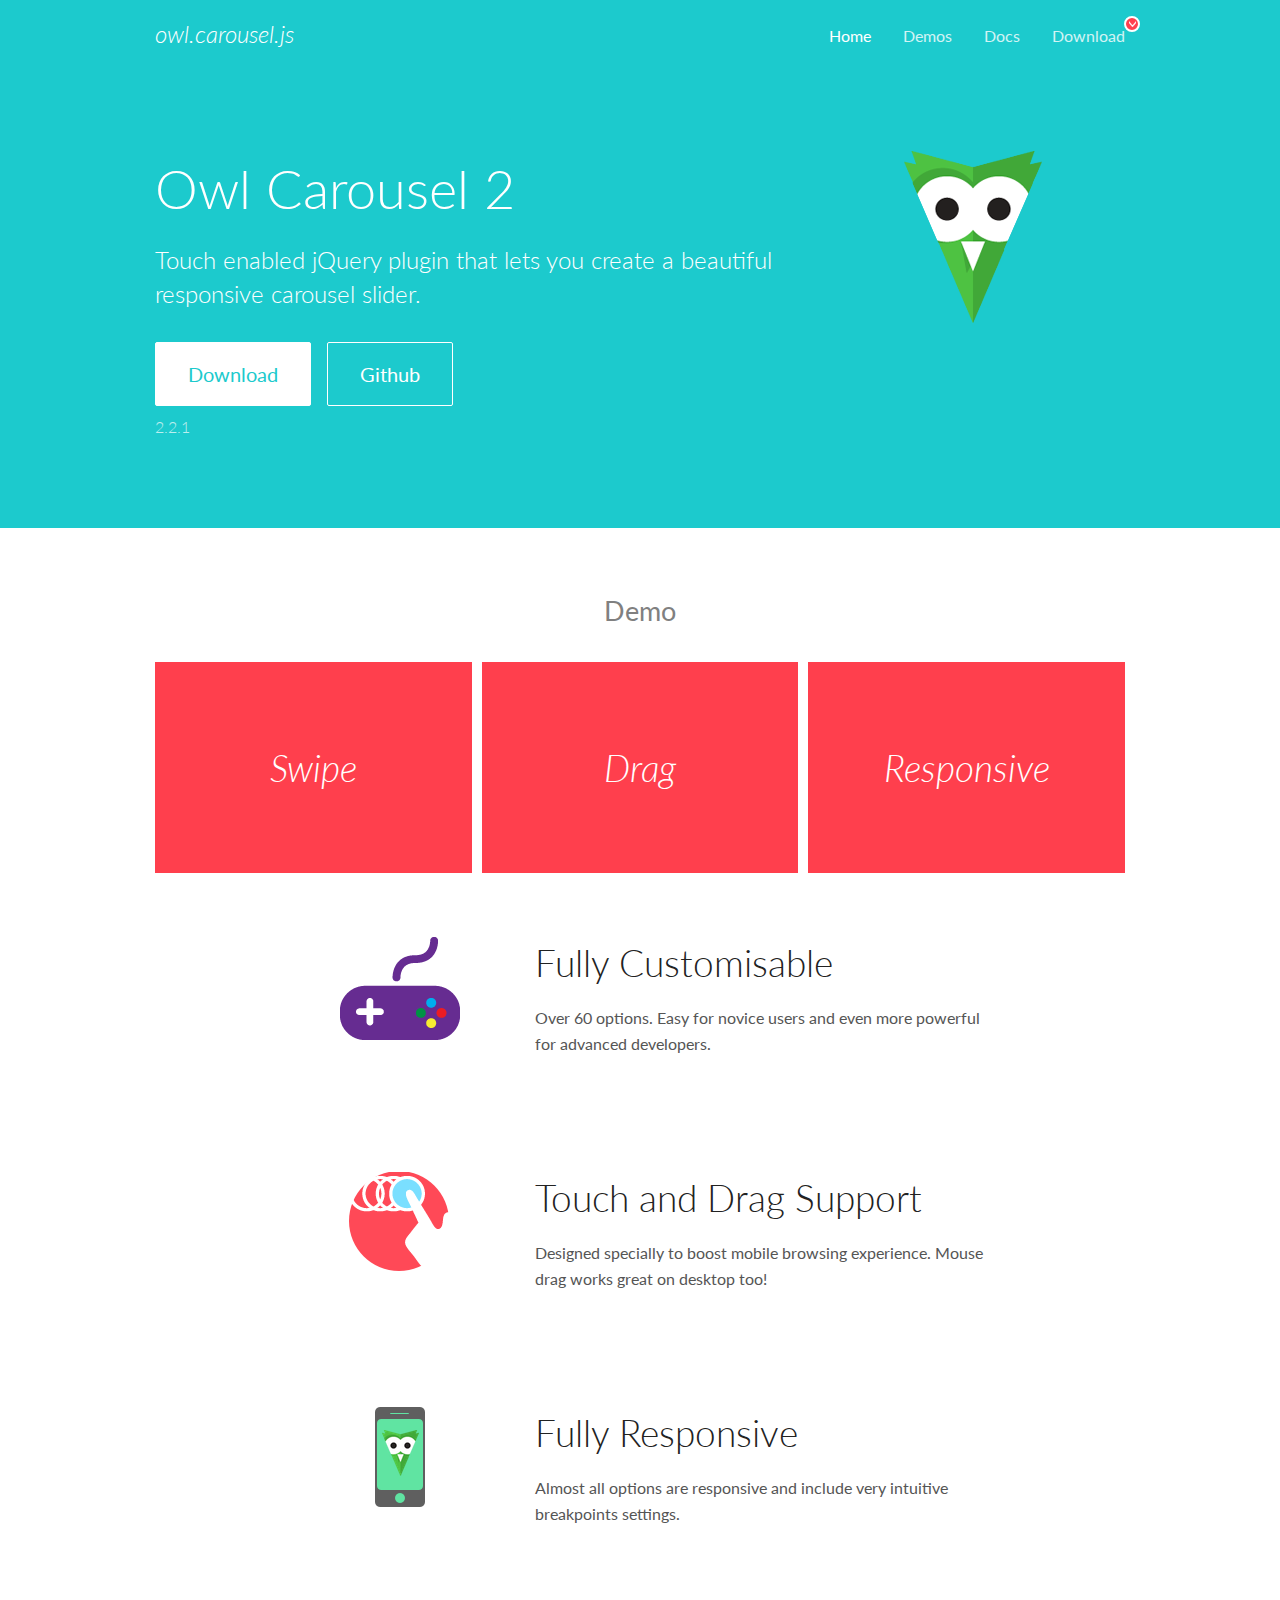
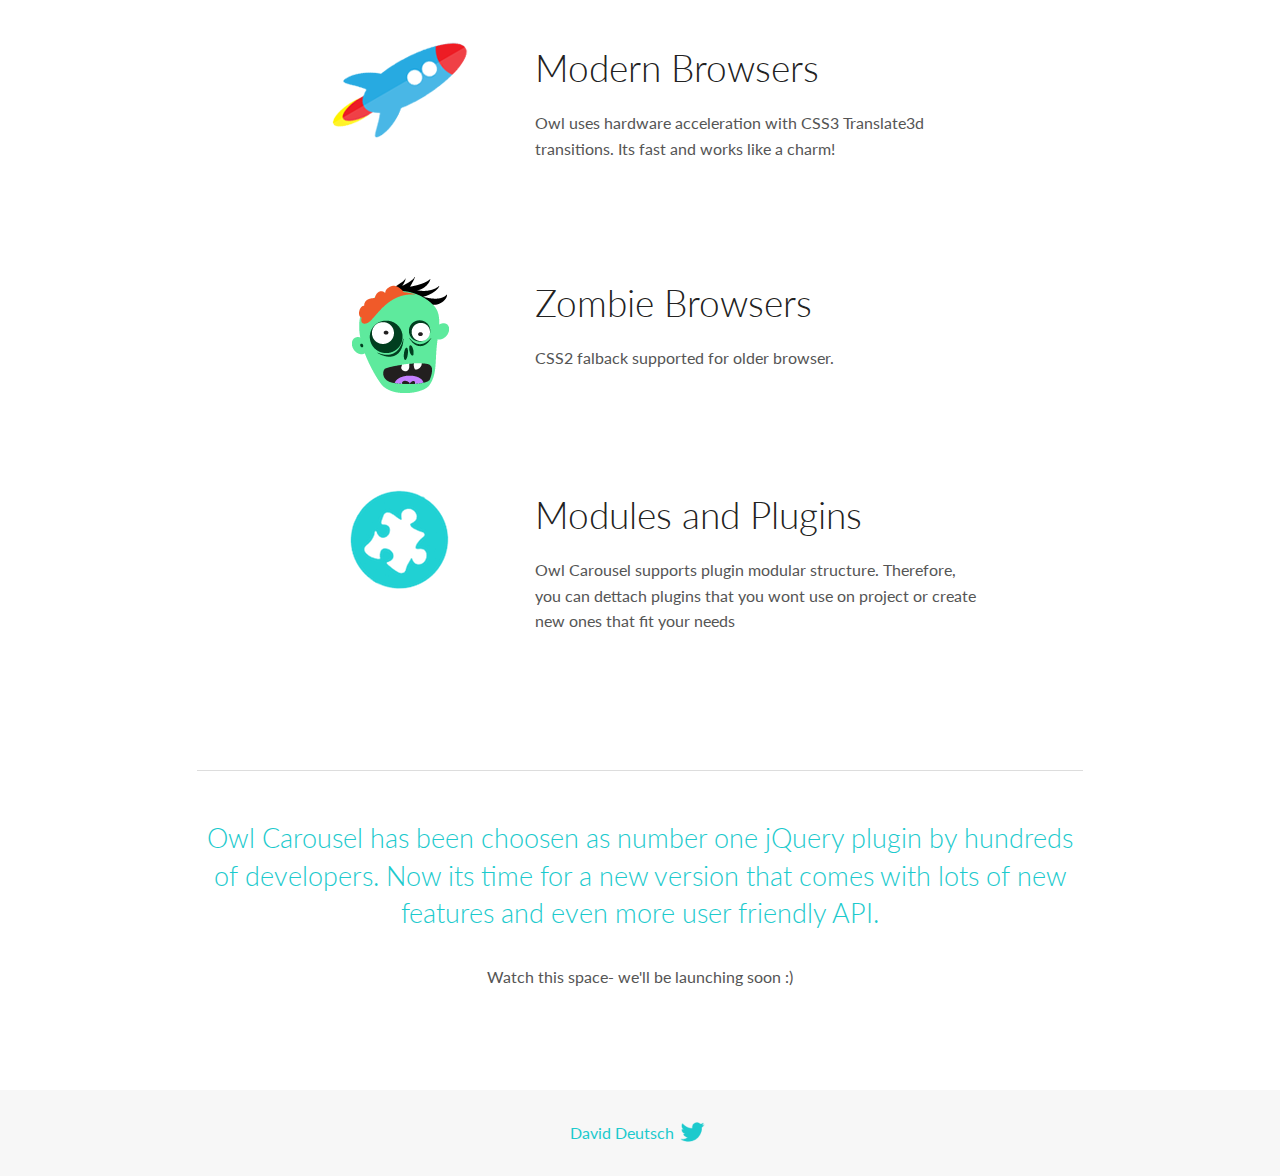
<file: bower/owl.carousel/docs/index.html>
<!DOCTYPE html>
<html lang="en">
  <head>

    <!-- head -->
    <meta charset="utf-8">
    <meta name="msapplication-tap-highlight" content="no" />
    <meta name="viewport" content="width=device-width, initial-scale=1.0" />
    <meta name="description" content="Touch enabled jQuery plugin that lets you create beautiful responsive carousel slider.">
    <meta name="author" content="David Deutsch">
    <title>
      Home | Owl Carousel | 2.2.1
    </title>

    <!-- Stylesheets -->
    <link href='https://fonts.googleapis.com/css?family=Lato:300,400,700,400italic,300italic' rel='stylesheet' type='text/css'>
    <link rel="stylesheet" href="assets/css/docs.theme.min.css">

    <!-- Owl Stylesheets -->
    <link rel="stylesheet" href="assets/owlcarousel/assets/owl.carousel.min.css">
    <link rel="stylesheet" href="assets/owlcarousel/assets/owl.theme.default.min.css">

    <!-- HTML5 shim and Respond.js IE8 support of HTML5 elements and media queries -->

    <!--[if lt IE 9]>
      <script src="https://oss.maxcdn.com/libs/html5shiv/3.7.0/html5shiv.js"></script>
      <script src="https://oss.maxcdn.com/libs/respond.js/1.3.0/respond.min.js"></script>
    <![endif]-->

    <!-- Favicons -->
    <link rel="apple-touch-icon-precomposed" sizes="144x144" href="assets/ico/apple-touch-icon-144-precomposed.png">
    <link rel="shortcut icon" href="assets/ico/favicon.png">
    <link rel="shortcut icon" href="favicon.ico">

    <!-- Yeah i know js should not be in header. Its required for demos.-->

    <!-- javascript -->
    <script src="assets/vendors/jquery.min.js"></script>
    <script src="assets/owlcarousel/owl.carousel.js"></script>
  </head>
  <body>

    <!-- header -->
    <header class="header">
      <div class="row">
        <div class="large-12 columns">
          <div class="brand left">
            <h3>
              <a href="/OwlCarousel2/">owl.carousel.js</a> 
            </h3>
          </div>
          <a id="toggle-nav" class="right">
            <span></span> <span></span> <span></span> 
          </a> 
          <div class="nav-bar">
            <ul class="clearfix">
              <li class="active">
                <a href="/OwlCarousel2/index.html">Home</a> 
              </li>
              <li> <a href="/OwlCarousel2/demos/demos.html">Demos</a>  </li>
              <li> <a href="/OwlCarousel2/docs/started-welcome.html">Docs</a>  </li>
              <li>
                <a href="https://github.com/OwlCarousel2/OwlCarousel2/archive/2.2.1.zip">Download</a> 
                <span class="download"></span> 
              </li>
            </ul>
          </div>
        </div>
      </div>
    </header>

    <!-- home panel -->
    <section id="hero">
      <div class="row">
        <div class="large-8 medium-8 columns">
          <h1>Owl Carousel 2</h1>
          <h4>Touch enabled jQuery plugin that lets you create a beautiful responsive carousel slider.</h4>
          <a href="https://github.com/OwlCarousel2/OwlCarousel2/archive/2.2.1.zip" class="hero-button">Download</a> 
          <a href="https://github.com/OwlCarousel2/OwlCarousel2" class="hero-button outline">Github</a> 
          <p>2.2.1</p>
        </div>
        <div class="large-4 medium-4 columns">
          <img class="owl-logo" src="assets/img/owl-logo.png" alt="mr. Owl">
        </div>
      </div>
    </section>

    <!-- body -->
    <div class="home-demo">
      <div class="row">
        <div class="large-12 columns">
          <h3>Demo</h3>
          <div class="owl-carousel">
            <div class="item">
              <h2>Swipe</h2>
            </div>
            <div class="item">
              <h2>Drag</h2>
            </div>
            <div class="item">
              <h2>Responsive</h2>
            </div>
            <div class="item">
              <h2>CSS3</h2>
            </div>
            <div class="item">
              <h2>Fast</h2>
            </div>
            <div class="item">
              <h2>Easy</h2>
            </div>
            <div class="item">
              <h2>Free</h2>
            </div>
            <div class="item">
              <h2>Upgradable</h2>
            </div>
            <div class="item">
              <h2>Tons of options</h2>
            </div>
            <div class="item">
              <h2>Infinity</h2>
            </div>
            <div class="item">
              <h2>Auto Width</h2>
            </div>
          </div>
        </div>
      </div>
    </div>
    <script>
      var owl = $('.owl-carousel');
      owl.owlCarousel({
        margin: 10,
        loop: true,
        responsive: {
          0: {
            items: 1
          },
          600: {
            items: 2
          },
          1000: {
            items: 3
          }
        }
      })
    </script>

    <!-- features -->
    <div id="features">
      <div class="row">
        <div class="small-12 medium-9 small-centered columns">
          <section class="row feature">
            <div class="medium-4 small-12 columns">
              <img src="assets/img/feature-options.png" alt="">
            </div>
            <div class="medium-8 small-12 columns">
              <h2>Fully Customisable</h2>
              <p>Over 60 options. Easy for novice users and even more powerful for advanced developers.</p>
            </div>
          </section>
          <section class="row feature">
            <div class="medium-4 small-12 columns">
              <img src="assets/img/feature-drag.png" alt="">
            </div>
            <div class="medium-8 small-12 columns">
              <h2>Touch and Drag Support</h2>
              <p>Designed specially to boost mobile browsing experience. Mouse drag works great on desktop too!</p>
            </div>
          </section>
          <section class="row feature">
            <div class="medium-4 small-12 columns">
              <img src="assets/img/feature-responsive.png" alt="">
            </div>
            <div class="medium-8 small-12 columns">
              <h2>Fully Responsive</h2>
              <p>Almost all options are responsive and include very intuitive breakpoints settings.</p>
            </div>
          </section>
          <section class="row feature">
            <div class="medium-4 small-12 columns">
              <img src="assets/img/feature-modern.png" alt="">
            </div>
            <div class="medium-8 small-12 columns">
              <h2>Modern Browsers</h2>
              <p>Owl uses hardware acceleration with CSS3 Translate3d transitions. Its fast and works like a charm! </p>
            </div>
          </section>
          <section class="row feature">
            <div class="medium-4 small-12 columns">
              <img src="assets/img/feature-zombie.png" alt="">
            </div>
            <div class="medium-8 small-12 columns">
              <h2>Zombie Browsers</h2>
              <p>CSS2 falback supported for older browser.</p>
            </div>
          </section>
          <section class="row feature">
            <div class="medium-4 small-12 columns">
              <img src="assets/img/feature-module.png" alt="">
            </div>
            <div class="medium-8 small-12 columns">
              <h2>Modules and Plugins</h2>
              <p>Owl Carousel supports plugin modular structure. Therefore, you can dettach plugins that you wont use on project or create new ones that fit your needs</p>
            </div>
          </section>
        </div>
      </div>
    </div>

    <!-- footer -->
    <section id="teaser-text">
      <div class="row">
        <div class="small-12 medium-11 small-centered columns">
          <hr>
          <h3 id="owl-carousel-has-been-choosen-as-number-one-jquery-plugin-by-hundreds-of-developers-now-its-time-for-a-new-version-that-comes-with-lots-of-new-features-and-even-more-user-friendly-api-">Owl Carousel has been choosen as number one jQuery plugin by hundreds of developers. Now its time for a new version that comes with lots of new features and even more user friendly API.</h3>
          <p>Watch this space- we&#39;ll be launching soon :)</p>
        </div>
      </div>
    </section>

    <!-- footer -->
    <footer class="footer">
      <div class="row">
        <div class="large-12 columns">
          <h5>
            <a href="/OwlCarousel2/docs/support-contact.html">David Deutsch</a> 
            <a id="custom-tweet-button" href="https://twitter.com/share?url=https://github.com/OwlCarousel2/OwlCarousel2&text=Owl Carousel - This is so awesome! " target="_blank"></a> 
          </h5>
        </div>
      </div>
    </footer>

    <!-- vendors -->
    <script src="assets/vendors/highlight.js"></script>
    <script src="assets/js/app.js"></script>
  </body>
</html>
</file>
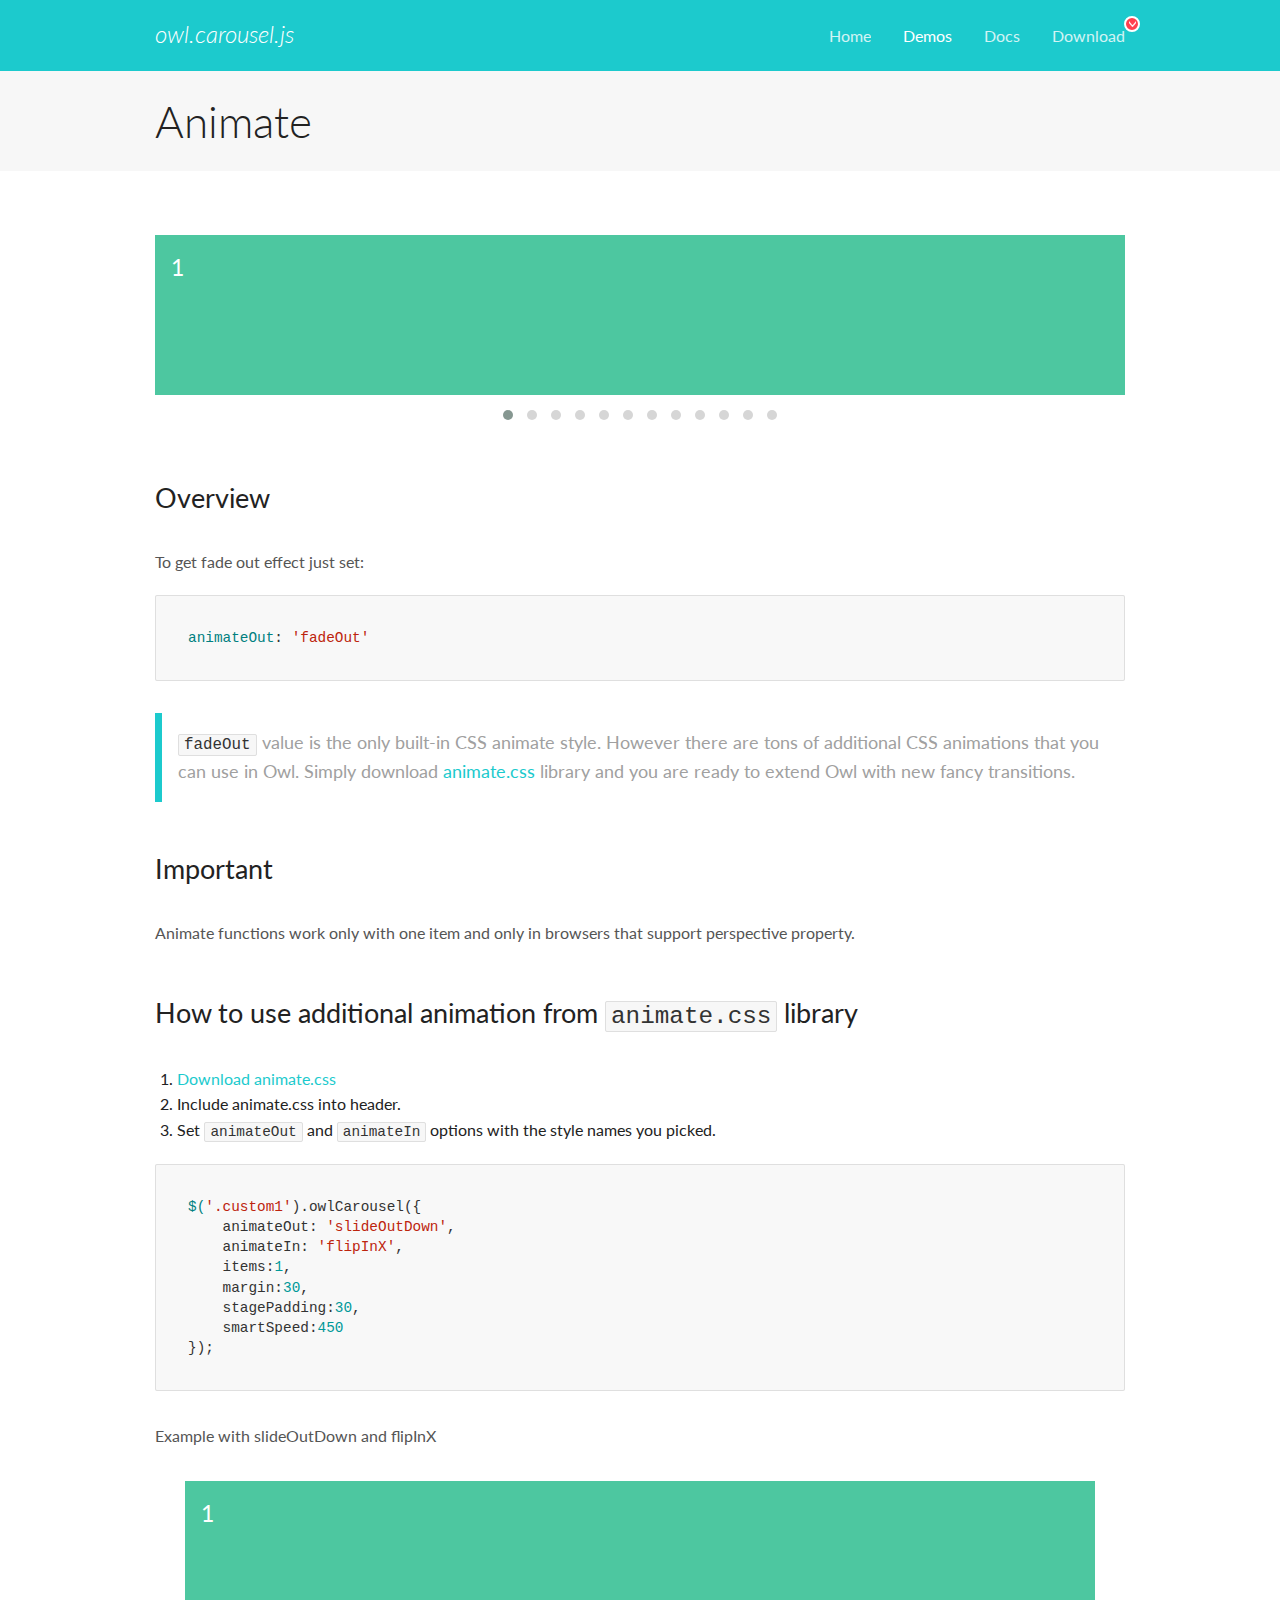
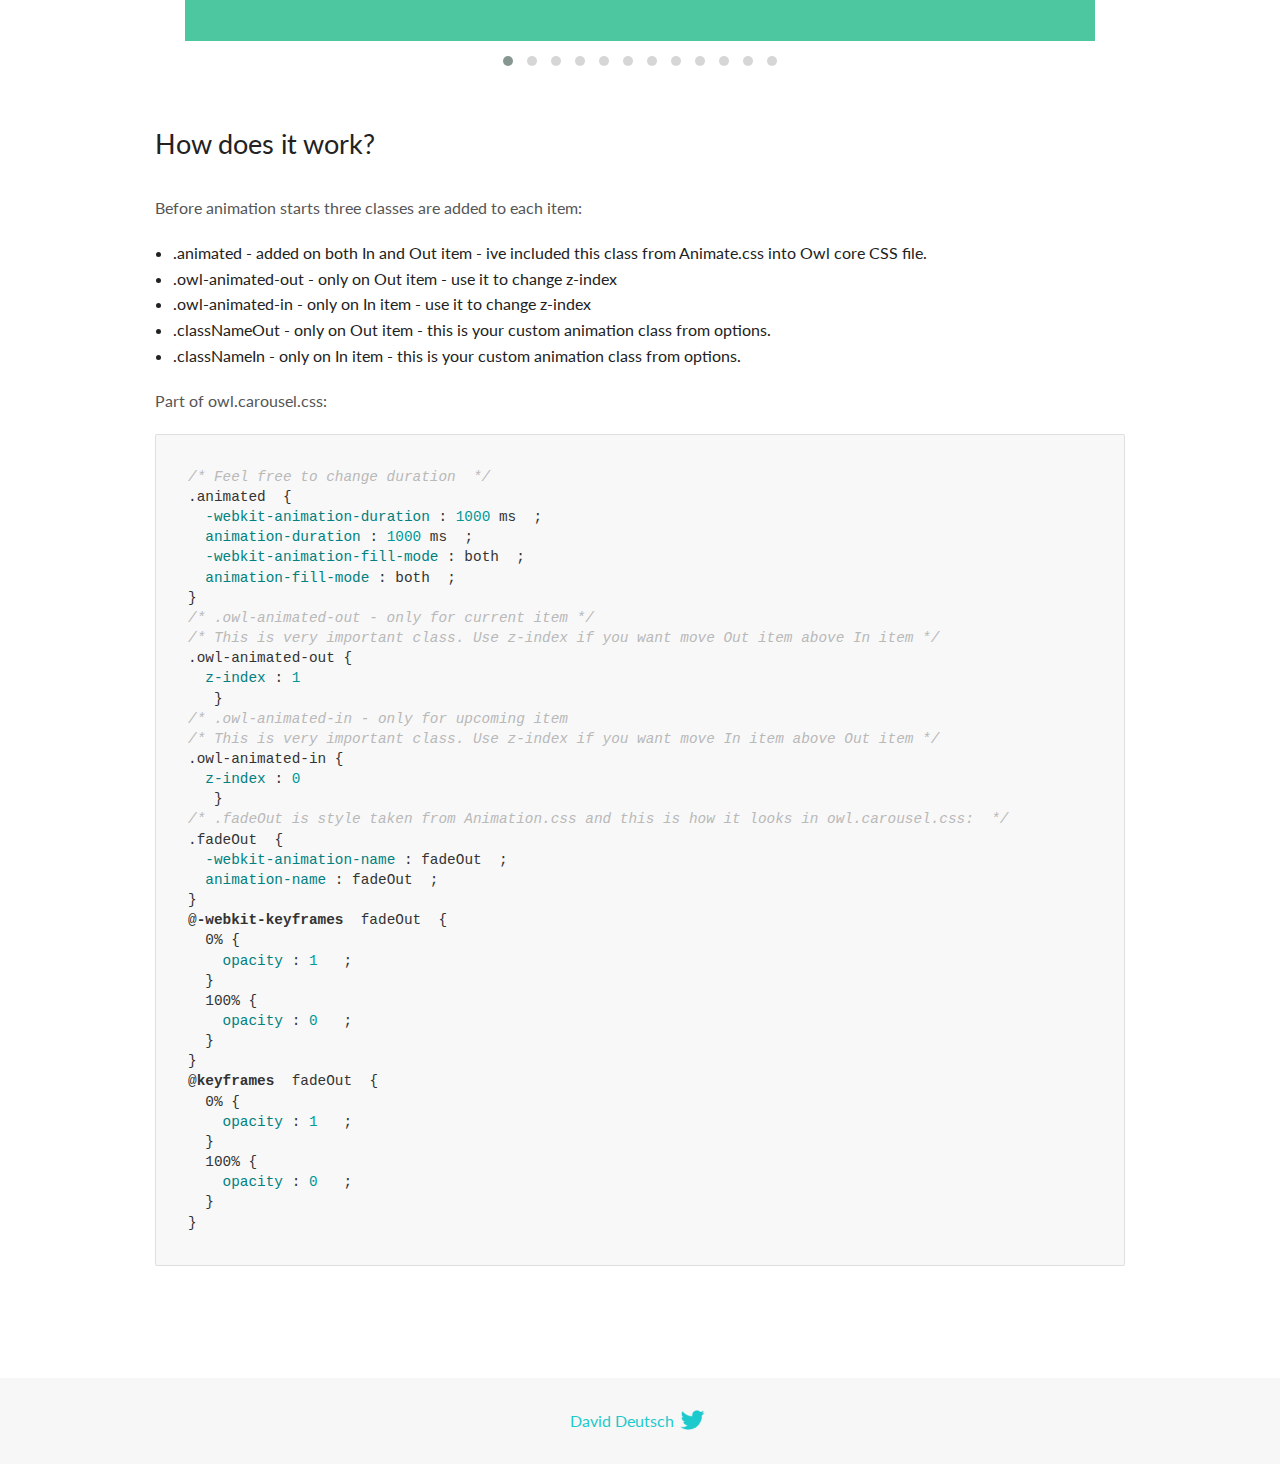
<file: bower/owl.carousel/docs/demos/animate.html>
<!DOCTYPE html>
<html lang="en">
  <head>

    <!-- head -->
    <meta charset="utf-8">
    <meta name="msapplication-tap-highlight" content="no" />
    <meta name="viewport" content="width=device-width, initial-scale=1.0" />
    <meta name="description" content="Animate carousel">
    <meta name="author" content="David Deutsch">
    <title>
      Animate Demo | Owl Carousel | 2.2.1
    </title>

    <!-- Stylesheets -->
    <link href='https://fonts.googleapis.com/css?family=Lato:300,400,700,400italic,300italic' rel='stylesheet' type='text/css'>
    <link rel="stylesheet" href="../assets/css/docs.theme.min.css">

    <!-- Owl Stylesheets -->
    <link rel="stylesheet" href="../assets/owlcarousel/assets/owl.carousel.min.css">
    <link rel="stylesheet" href="../assets/owlcarousel/assets/owl.theme.default.min.css">

    <!-- HTML5 shim and Respond.js IE8 support of HTML5 elements and media queries -->

    <!--[if lt IE 9]>
      <script src="https://oss.maxcdn.com/libs/html5shiv/3.7.0/html5shiv.js"></script>
      <script src="https://oss.maxcdn.com/libs/respond.js/1.3.0/respond.min.js"></script>
    <![endif]-->

    <!-- Favicons -->
    <link rel="apple-touch-icon-precomposed" sizes="144x144" href="../assets/ico/apple-touch-icon-144-precomposed.png">
    <link rel="shortcut icon" href="../assets/ico/favicon.png">
    <link rel="shortcut icon" href="favicon.ico">

    <!-- Yeah i know js should not be in header. Its required for demos.-->

    <!-- javascript -->
    <script src="../assets/vendors/jquery.min.js"></script>
    <script src="../assets/owlcarousel/owl.carousel.js"></script>
  </head>
  <body>

    <!-- header -->
    <header class="header">
      <div class="row">
        <div class="large-12 columns">
          <div class="brand left">
            <h3>
              <a href="/OwlCarousel2/">owl.carousel.js</a> 
            </h3>
          </div>
          <a id="toggle-nav" class="right">
            <span></span> <span></span> <span></span> 
          </a> 
          <div class="nav-bar">
            <ul class="clearfix">
              <li> <a href="/OwlCarousel2/index.html">Home</a>  </li>
              <li class="active">
                <a href="/OwlCarousel2/demos/demos.html">Demos</a> 
              </li>
              <li> <a href="/OwlCarousel2/docs/started-welcome.html">Docs</a>  </li>
              <li>
                <a href="https://github.com/OwlCarousel2/OwlCarousel2/archive/2.2.1.zip">Download</a> 
                <span class="download"></span> 
              </li>
            </ul>
          </div>
        </div>
      </div>
    </header>

    <!-- title -->
    <section class="title">
      <div class="row">
        <div class="large-12 columns">
          <h1>Animate</h1>
        </div>
      </div>
    </section>

    <!--  Demos -->
    <section id="demos">
      <div class="row">
        <div class="large-12 columns">
          <div class="fadeOut owl-carousel owl-theme">
            <div class="item">
              <h4>1</h4>
            </div>
            <div class="item">
              <h4>2</h4>
            </div>
            <div class="item">
              <h4>3</h4>
            </div>
            <div class="item">
              <h4>4</h4>
            </div>
            <div class="item">
              <h4>5</h4>
            </div>
            <div class="item">
              <h4>6</h4>
            </div>
            <div class="item">
              <h4>7</h4>
            </div>
            <div class="item">
              <h4>8</h4>
            </div>
            <div class="item">
              <h4>9</h4>
            </div>
            <div class="item">
              <h4>10</h4>
            </div>
            <div class="item">
              <h4>11</h4>
            </div>
            <div class="item">
              <h4>12</h4>
            </div>
          </div>
          <h3 id="overview">Overview</h3>
          <p>To get fade out effect just set:</p>
          <pre><code>animateOut: &#39;fadeOut&#39;</code></pre>
          <blockquote>
            <p><code>fadeOut</code> value is the only built-in CSS animate style. However there are tons of additional CSS animations that you can use in Owl. Simply download
              <a href="https://daneden.github.io/animate.css/">animate.css</a>  library and you are ready to extend Owl with new fancy transitions.</p>
          </blockquote>
          <h3 id="important">Important</h3>
          <p>Animate functions work only with one item and only in browsers that support perspective property.</p>
          <h3 id="how-to-use-additional-animation-from-animate-css-library">How to use additional animation from <code>animate.css</code> library</h3>
          <ol>
            <li> <a href="https://daneden.github.io/animate.css/">Download animate.css</a>  </li>
            <li>Include animate.css into header.</li>
            <li>Set <code>animateOut</code> and <code>animateIn</code> options with the style names you picked.</li>
          </ol>
          <pre><code>$(&#39;.custom1&#39;).owlCarousel({
    animateOut: &#39;slideOutDown&#39;,
    animateIn: &#39;flipInX&#39;,
    items:1,
    margin:30,
    stagePadding:30,
    smartSpeed:450
});</code></pre>
          <p>Example with slideOutDown and flipInX</p>
          <div class="custom1 owl-carousel owl-theme">
            <div class="item">
              <h4>1</h4>
            </div>
            <div class="item">
              <h4>2</h4>
            </div>
            <div class="item">
              <h4>3</h4>
            </div>
            <div class="item">
              <h4>4</h4>
            </div>
            <div class="item">
              <h4>5</h4>
            </div>
            <div class="item">
              <h4>6</h4>
            </div>
            <div class="item">
              <h4>7</h4>
            </div>
            <div class="item">
              <h4>8</h4>
            </div>
            <div class="item">
              <h4>9</h4>
            </div>
            <div class="item">
              <h4>10</h4>
            </div>
            <div class="item">
              <h4>11</h4>
            </div>
            <div class="item">
              <h4>12</h4>
            </div>
          </div>
          <h3 id="how-does-it-work-">How does it work?</h3>
          <p>Before animation starts three classes are added to each item:</p>
          <ul>
            <li>.animated - added on both In and Out item - ive included this class from Animate.css into Owl core CSS file.</li>
            <li>.owl-animated-out - only on Out item - use it to change z-index</li>
            <li>.owl-animated-in - only on In item - use it to change z-index</li>
            <li>.classNameOut - only on Out item - this is your custom animation class from options.</li>
            <li>.classNameIn - only on In item - this is your custom animation class from options.</li>
          </ul>
          <p>Part of owl.carousel.css:</p>
          <pre><code class="language-css"><span class="comment">/* Feel free to change duration  */</span> 
<span class="class">.animated</span>  <span class="rules">{
  <span class="rule"><span class="attribute">-webkit-animation-duration</span> :<span class="value"> <span class="number">1000</span> ms</span> </span> ;
  <span class="rule"><span class="attribute">animation-duration</span> :<span class="value"> <span class="number">1000</span> ms</span> </span> ;
  <span class="rule"><span class="attribute">-webkit-animation-fill-mode</span> :<span class="value"> both</span> </span> ;
  <span class="rule"><span class="attribute">animation-fill-mode</span> :<span class="value"> both</span> </span> ;
<span class="rule">}</span> </span> 
<span class="comment">/* .owl-animated-out - only for current item */</span> 
<span class="comment">/* This is very important class. Use z-index if you want move Out item above In item */</span> 
<span class="class">.owl-animated-out</span> <span class="rules">{
  <span class="rule"><span class="attribute">z-index</span> :<span class="value"> <span class="number">1</span> 
</span> </span> </span> }
<span class="comment">/* .owl-animated-in - only for upcoming item
/* This is very important class. Use z-index if you want move In item above Out item */</span> 
<span class="class">.owl-animated-in</span> <span class="rules">{
  <span class="rule"><span class="attribute">z-index</span> :<span class="value"> <span class="number">0</span> 
</span> </span> </span> }
<span class="comment">/* .fadeOut is style taken from Animation.css and this is how it looks in owl.carousel.css:  */</span> 
<span class="class">.fadeOut</span>  <span class="rules">{
  <span class="rule"><span class="attribute">-webkit-animation-name</span> :<span class="value"> fadeOut</span> </span> ;
  <span class="rule"><span class="attribute">animation-name</span> :<span class="value"> fadeOut</span> </span> ;
<span class="rule">}</span> </span> 
<span class="at_rule">@<span class="keyword">-webkit-keyframes</span>  fadeOut </span> {
  0% <span class="rules">{
    <span class="rule"><span class="attribute">opacity</span> :<span class="value"> <span class="number">1</span> </span> </span> ;
  <span class="rule">}</span> </span> 
  100% <span class="rules">{
    <span class="rule"><span class="attribute">opacity</span> :<span class="value"> <span class="number">0</span> </span> </span> ;
  <span class="rule">}</span> </span> 
}
<span class="at_rule">@<span class="keyword">keyframes</span>  fadeOut </span> {
  0% <span class="rules">{
    <span class="rule"><span class="attribute">opacity</span> :<span class="value"> <span class="number">1</span> </span> </span> ;
  <span class="rule">}</span> </span> 
  100% <span class="rules">{
    <span class="rule"><span class="attribute">opacity</span> :<span class="value"> <span class="number">0</span> </span> </span> ;
  <span class="rule">}</span> </span> 
}</code></pre>
          <link rel="stylesheet" href="../assets/css/animate.css">
          <script>
            jQuery(document).ready(function($) {
              $('.fadeOut').owlCarousel({
                items: 1,
                animateOut: 'fadeOut',
                loop: true,
                margin: 10,
              });
              $('.custom1').owlCarousel({
                animateOut: 'slideOutDown',
                animateIn: 'flipInX',
                items: 1,
                margin: 30,
                stagePadding: 30,
                smartSpeed: 450
              });
            });
          </script>
        </div>
      </div>
    </section>

    <!-- footer -->
    <footer class="footer">
      <div class="row">
        <div class="large-12 columns">
          <h5>
            <a href="/OwlCarousel2/docs/support-contact.html">David Deutsch</a> 
            <a id="custom-tweet-button" href="https://twitter.com/share?url=https://github.com/OwlCarousel2/OwlCarousel2&text=Owl Carousel - This is so awesome! " target="_blank"></a> 
          </h5>
        </div>
      </div>
    </footer>

    <!-- vendors -->
    <script src="../assets/vendors/highlight.js"></script>
    <script src="../assets/js/app.js"></script>
  </body>
</html>
</file>
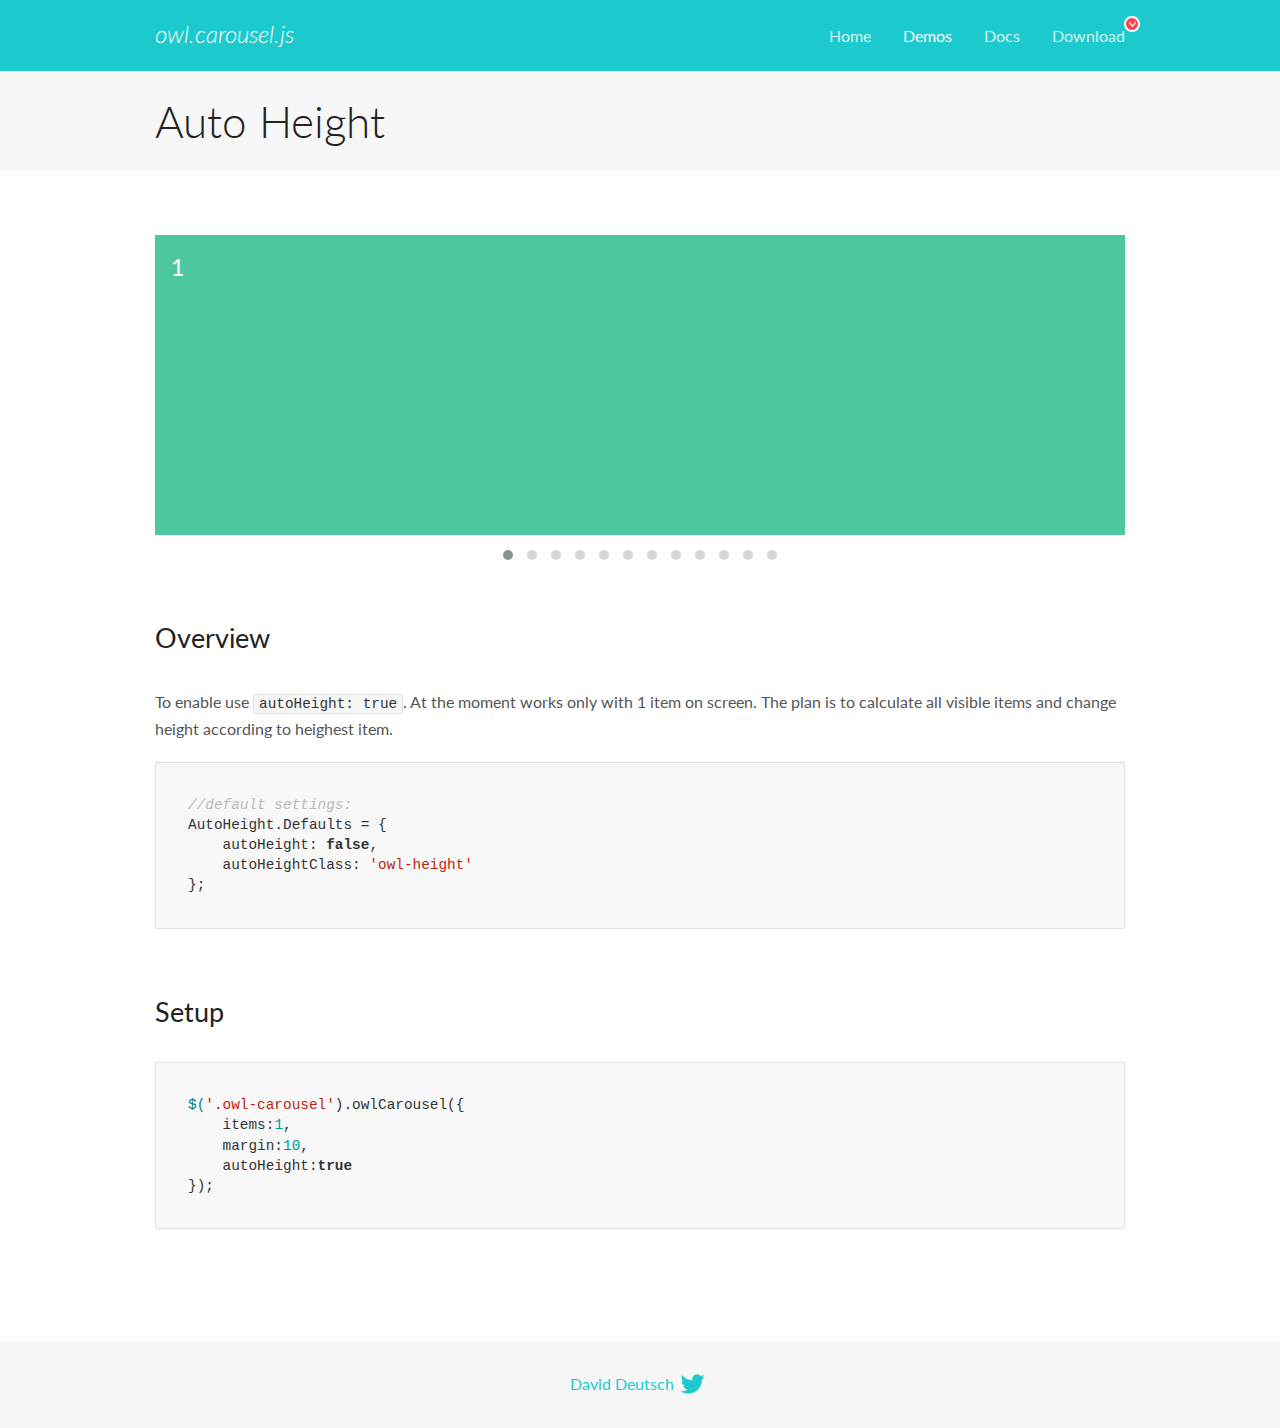
<file: bower/owl.carousel/docs/demos/autoheight.html>
<!DOCTYPE html>
<html lang="en">
  <head>

    <!-- head -->
    <meta charset="utf-8">
    <meta name="msapplication-tap-highlight" content="no" />
    <meta name="viewport" content="width=device-width, initial-scale=1.0" />
    <meta name="description" content="autoHeight usage demo">
    <meta name="author" content="David Deutsch">
    <title>
      Auto Height Demo | Owl Carousel | 2.2.1
    </title>

    <!-- Stylesheets -->
    <link href='https://fonts.googleapis.com/css?family=Lato:300,400,700,400italic,300italic' rel='stylesheet' type='text/css'>
    <link rel="stylesheet" href="../assets/css/docs.theme.min.css">

    <!-- Owl Stylesheets -->
    <link rel="stylesheet" href="../assets/owlcarousel/assets/owl.carousel.min.css">
    <link rel="stylesheet" href="../assets/owlcarousel/assets/owl.theme.default.min.css">

    <!-- HTML5 shim and Respond.js IE8 support of HTML5 elements and media queries -->

    <!--[if lt IE 9]>
      <script src="https://oss.maxcdn.com/libs/html5shiv/3.7.0/html5shiv.js"></script>
      <script src="https://oss.maxcdn.com/libs/respond.js/1.3.0/respond.min.js"></script>
    <![endif]-->

    <!-- Favicons -->
    <link rel="apple-touch-icon-precomposed" sizes="144x144" href="../assets/ico/apple-touch-icon-144-precomposed.png">
    <link rel="shortcut icon" href="../assets/ico/favicon.png">
    <link rel="shortcut icon" href="favicon.ico">

    <!-- Yeah i know js should not be in header. Its required for demos.-->

    <!-- javascript -->
    <script src="../assets/vendors/jquery.min.js"></script>
    <script src="../assets/owlcarousel/owl.carousel.js"></script>
  </head>
  <body>

    <!-- header -->
    <header class="header">
      <div class="row">
        <div class="large-12 columns">
          <div class="brand left">
            <h3>
              <a href="/OwlCarousel2/">owl.carousel.js</a> 
            </h3>
          </div>
          <a id="toggle-nav" class="right">
            <span></span> <span></span> <span></span> 
          </a> 
          <div class="nav-bar">
            <ul class="clearfix">
              <li> <a href="/OwlCarousel2/index.html">Home</a>  </li>
              <li class="active">
                <a href="/OwlCarousel2/demos/demos.html">Demos</a> 
              </li>
              <li> <a href="/OwlCarousel2/docs/started-welcome.html">Docs</a>  </li>
              <li>
                <a href="https://github.com/OwlCarousel2/OwlCarousel2/archive/2.2.1.zip">Download</a> 
                <span class="download"></span> 
              </li>
            </ul>
          </div>
        </div>
      </div>
    </header>

    <!-- title -->
    <section class="title">
      <div class="row">
        <div class="large-12 columns">
          <h1>Auto Height</h1>
        </div>
      </div>
    </section>

    <!--  Demos -->
    <section id="demos">
      <div class="row">
        <div class="large-12 columns">
          <div class="owl-carousel owl-theme">
            <div class="item" style="height:300px">
              <h4>1</h4>
            </div>
            <div class="item" style="height:100px">
              <h4>2</h4>
            </div>
            <div class="item" style="height:500px">
              <h4>3</h4>
            </div>
            <div class="item" style="height:250px">
              <h4>4</h4>
            </div>
            <div class="item" style="height:400px">
              <h4>5</h4>
            </div>
            <div class="item" style="height:500px">
              <h4>6</h4>
            </div>
            <div class="item" style="height:600px">
              <h4>7</h4>
            </div>
            <div class="item" style="height:400px">
              <h4>8</h4>
            </div>
            <div class="item" style="height:300px">
              <h4>9</h4>
            </div>
            <div class="item" style="height:350px">
              <h4>10</h4>
            </div>
            <div class="item" style="height:200px">
              <h4>11</h4>
            </div>
            <div class="item" style="height:150px">
              <h4>12</h4>
            </div>
          </div>
          <h3 id="overview">Overview</h3>
          <p>To enable use <code>autoHeight: true</code>. At the moment works only with 1 item on screen. The plan is to calculate all visible items and change height according to heighest item.</p>
          <pre><code>//default settings:
AutoHeight.Defaults = {
    autoHeight: false,
    autoHeightClass: &#39;owl-height&#39;
};</code></pre>
          <h3 id="setup">Setup</h3>
          <pre><code>$(&#39;.owl-carousel&#39;).owlCarousel({
    items:1,
    margin:10,
    autoHeight:true
});</code></pre>
          <script>
            $(document).ready(function() {
              $('.owl-carousel').owlCarousel({
                items: 1,
                margin: 10,
                autoHeight: true
              });
            })
          </script>
        </div>
      </div>
    </section>

    <!-- footer -->
    <footer class="footer">
      <div class="row">
        <div class="large-12 columns">
          <h5>
            <a href="/OwlCarousel2/docs/support-contact.html">David Deutsch</a> 
            <a id="custom-tweet-button" href="https://twitter.com/share?url=https://github.com/OwlCarousel2/OwlCarousel2&text=Owl Carousel - This is so awesome! " target="_blank"></a> 
          </h5>
        </div>
      </div>
    </footer>

    <!-- vendors -->
    <script src="../assets/vendors/highlight.js"></script>
    <script src="../assets/js/app.js"></script>
  </body>
</html>
</file>
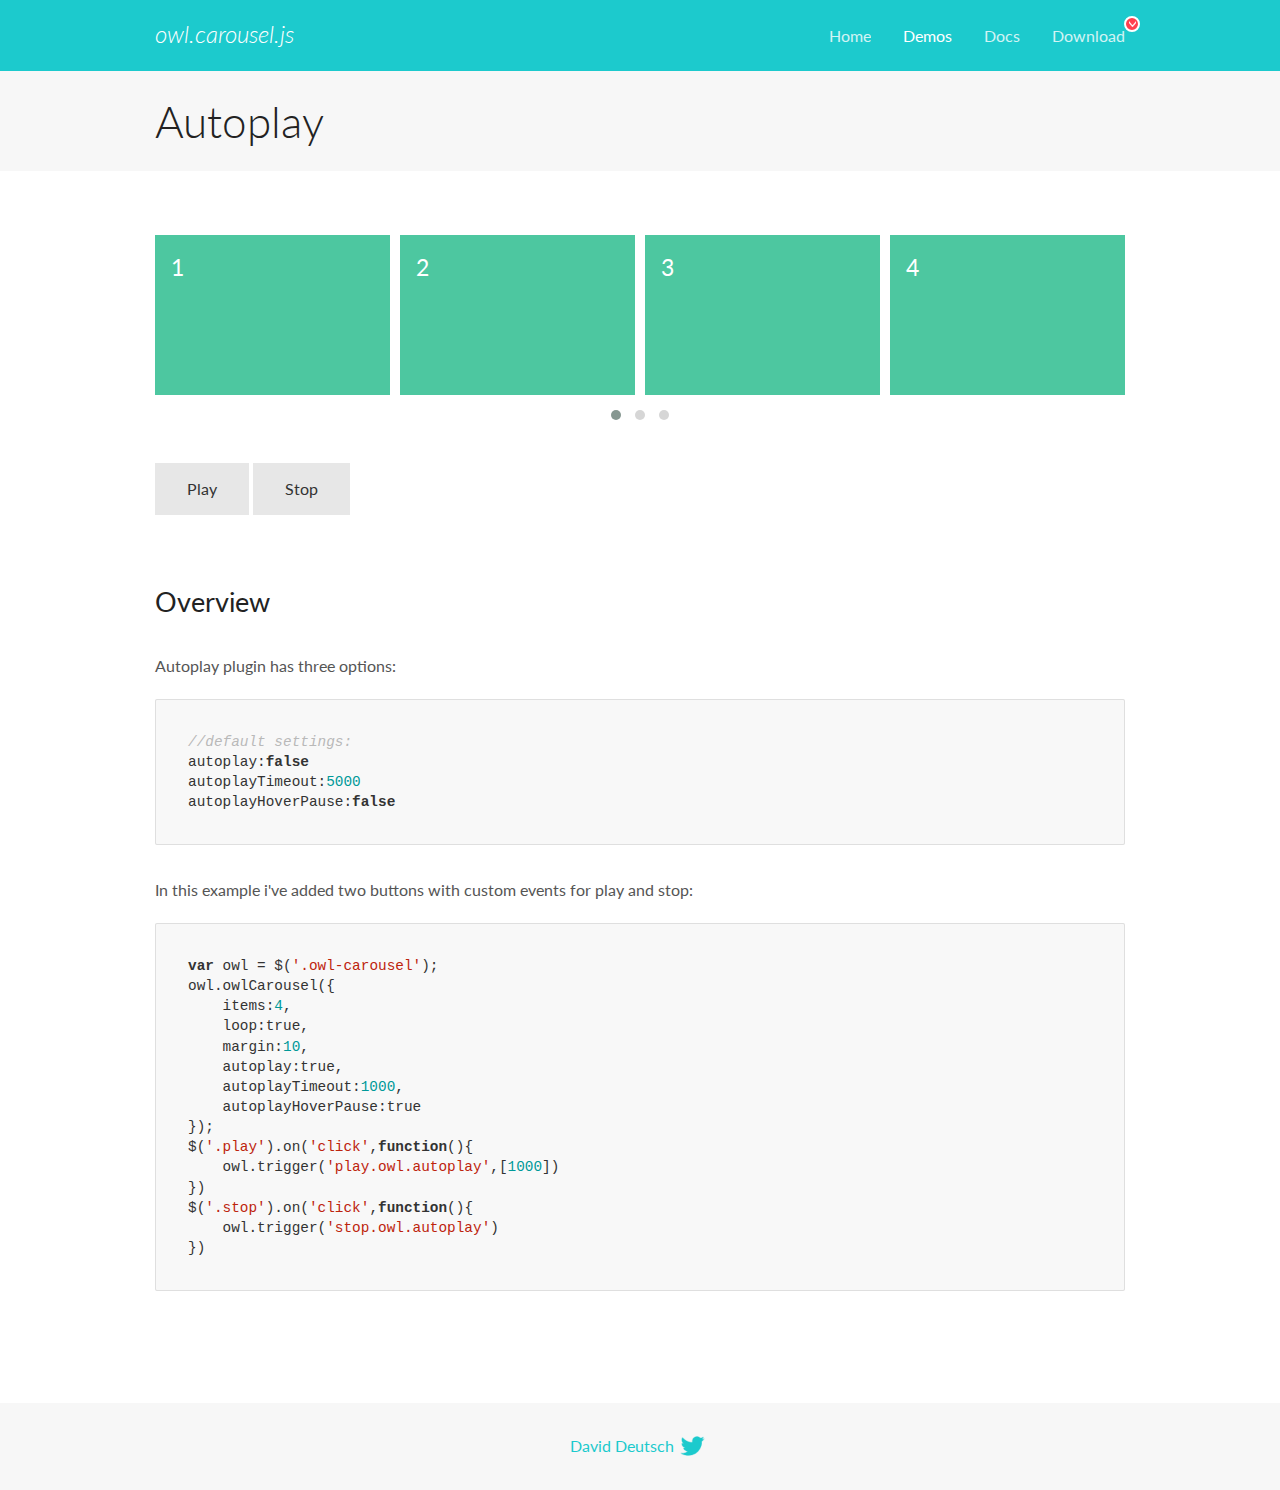
<file: bower/owl.carousel/docs/demos/autoplay.html>
<!DOCTYPE html>
<html lang="en">
  <head>

    <!-- head -->
    <meta charset="utf-8">
    <meta name="msapplication-tap-highlight" content="no" />
    <meta name="viewport" content="width=device-width, initial-scale=1.0" />
    <meta name="description" content="Autoplay usage demo">
    <meta name="author" content="David Deutsch">
    <title>
      Autoplay Demo | Owl Carousel | 2.2.1
    </title>

    <!-- Stylesheets -->
    <link href='https://fonts.googleapis.com/css?family=Lato:300,400,700,400italic,300italic' rel='stylesheet' type='text/css'>
    <link rel="stylesheet" href="../assets/css/docs.theme.min.css">

    <!-- Owl Stylesheets -->
    <link rel="stylesheet" href="../assets/owlcarousel/assets/owl.carousel.min.css">
    <link rel="stylesheet" href="../assets/owlcarousel/assets/owl.theme.default.min.css">

    <!-- HTML5 shim and Respond.js IE8 support of HTML5 elements and media queries -->

    <!--[if lt IE 9]>
      <script src="https://oss.maxcdn.com/libs/html5shiv/3.7.0/html5shiv.js"></script>
      <script src="https://oss.maxcdn.com/libs/respond.js/1.3.0/respond.min.js"></script>
    <![endif]-->

    <!-- Favicons -->
    <link rel="apple-touch-icon-precomposed" sizes="144x144" href="../assets/ico/apple-touch-icon-144-precomposed.png">
    <link rel="shortcut icon" href="../assets/ico/favicon.png">
    <link rel="shortcut icon" href="favicon.ico">

    <!-- Yeah i know js should not be in header. Its required for demos.-->

    <!-- javascript -->
    <script src="../assets/vendors/jquery.min.js"></script>
    <script src="../assets/owlcarousel/owl.carousel.js"></script>
  </head>
  <body>

    <!-- header -->
    <header class="header">
      <div class="row">
        <div class="large-12 columns">
          <div class="brand left">
            <h3>
              <a href="/OwlCarousel2/">owl.carousel.js</a> 
            </h3>
          </div>
          <a id="toggle-nav" class="right">
            <span></span> <span></span> <span></span> 
          </a> 
          <div class="nav-bar">
            <ul class="clearfix">
              <li> <a href="/OwlCarousel2/index.html">Home</a>  </li>
              <li class="active">
                <a href="/OwlCarousel2/demos/demos.html">Demos</a> 
              </li>
              <li> <a href="/OwlCarousel2/docs/started-welcome.html">Docs</a>  </li>
              <li>
                <a href="https://github.com/OwlCarousel2/OwlCarousel2/archive/2.2.1.zip">Download</a> 
                <span class="download"></span> 
              </li>
            </ul>
          </div>
        </div>
      </div>
    </header>

    <!-- title -->
    <section class="title">
      <div class="row">
        <div class="large-12 columns">
          <h1>Autoplay</h1>
        </div>
      </div>
    </section>

    <!--  Demos -->
    <section id="demos">
      <div class="row">
        <div class="large-12 columns">
          <div class="owl-carousel owl-theme">
            <div class="item">
              <h4>1</h4>
            </div>
            <div class="item">
              <h4>2</h4>
            </div>
            <div class="item">
              <h4>3</h4>
            </div>
            <div class="item">
              <h4>4</h4>
            </div>
            <div class="item">
              <h4>5</h4>
            </div>
            <div class="item">
              <h4>6</h4>
            </div>
            <div class="item">
              <h4>7</h4>
            </div>
            <div class="item">
              <h4>8</h4>
            </div>
            <div class="item">
              <h4>9</h4>
            </div>
            <div class="item">
              <h4>10</h4>
            </div>
            <div class="item">
              <h4>11</h4>
            </div>
            <div class="item">
              <h4>12</h4>
            </div>
          </div>
          <a class="button secondary play">Play</a> 
          <a class="button secondary stop">Stop</a> 
          <h3 id="overview">Overview</h3>
          <p>Autoplay plugin has three options:</p>
          <pre><code>//default settings:
autoplay:false
autoplayTimeout:5000
autoplayHoverPause:false</code></pre>
          <p>In this example i&#39;ve added two buttons with custom events for play and stop:</p>
          <pre><code>var owl = $(&#39;.owl-carousel&#39;);
owl.owlCarousel({
    items:4,
    loop:true,
    margin:10,
    autoplay:true,
    autoplayTimeout:1000,
    autoplayHoverPause:true
});
$(&#39;.play&#39;).on(&#39;click&#39;,function(){
    owl.trigger(&#39;play.owl.autoplay&#39;,[1000])
})
$(&#39;.stop&#39;).on(&#39;click&#39;,function(){
    owl.trigger(&#39;stop.owl.autoplay&#39;)
})</code></pre>
          <script>
            $(document).ready(function() {
              var owl = $('.owl-carousel');
              owl.owlCarousel({
                items: 4,
                loop: true,
                margin: 10,
                autoplay: true,
                autoplayTimeout: 1000,
                autoplayHoverPause: true
              });
              $('.play').on('click', function() {
                owl.trigger('play.owl.autoplay', [1000])
              })
              $('.stop').on('click', function() {
                owl.trigger('stop.owl.autoplay')
              })
            })
          </script>
        </div>
      </div>
    </section>

    <!-- footer -->
    <footer class="footer">
      <div class="row">
        <div class="large-12 columns">
          <h5>
            <a href="/OwlCarousel2/docs/support-contact.html">David Deutsch</a> 
            <a id="custom-tweet-button" href="https://twitter.com/share?url=https://github.com/OwlCarousel2/OwlCarousel2&text=Owl Carousel - This is so awesome! " target="_blank"></a> 
          </h5>
        </div>
      </div>
    </footer>

    <!-- vendors -->
    <script src="../assets/vendors/highlight.js"></script>
    <script src="../assets/js/app.js"></script>
  </body>
</html>
</file>
